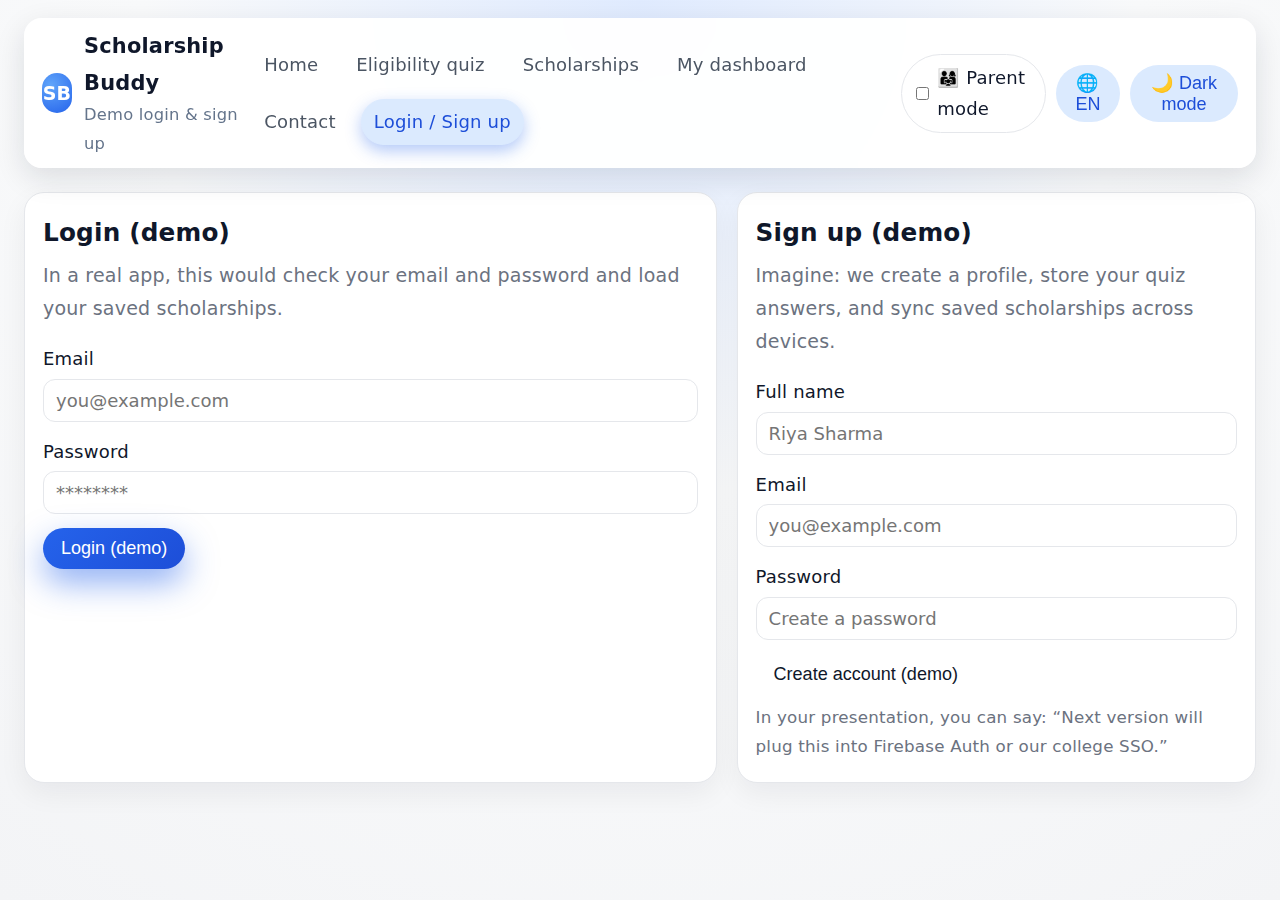
<file: auth.html>
<!DOCTYPE html>
<html lang="en">
<head>
  <meta charset="UTF-8">
  <title>Scholarship Buddy – Login / Sign up (demo)</title>
  <link rel="stylesheet" href="css/styles.css">
  <meta name="viewport" content="width=device-width, initial-scale=1">
</head>
<body class="page-auth">
  <div class="page-shell">
    <header class="navbar">
      <div class="nav-left">
        <div class="logo-pill">SB</div>
        <div class="brand-text">
          <strong>Scholarship Buddy</strong>
          <span>Demo login & sign up</span>
        </div>
      </div>
      <nav class="nav-links">
        <a href="index.html" class="nav-link">Home</a>
        <a href="quiz.html" class="nav-link">Eligibility quiz</a>
        <a href="scholarships.html" class="nav-link">Scholarships</a>
        <a href="dashboard.html" class="nav-link">My dashboard</a>
        <a href="contact.html" class="nav-link">Contact</a>
        <a href="auth.html" class="nav-link active">Login / Sign up</a>
      </nav>
      <div class="nav-right">
        <label class="pill">
          <input type="checkbox" id="parentModeToggle">
          👨‍👩‍👧 Parent mode
        </label>
        <button class="btn-pill" id="langToggleBtn">🌐 EN</button>
        <button class="btn-pill" id="themeToggleBtn">🌙 Dark mode</button>
      </div>
    </header>

    <div class="parent-info-bar">
      <strong>Note:</strong>
      This is a demo-only screen to show how login / signup might look. It doesn’t create real accounts.
    </div>

    <main class="form-grid">
      <section class="card">
        <div class="card-header">
          <div>
            <div class="card-title">Login (demo)</div>
            <div class="card-subtitle">
              In a real app, this would check your email and password and load your saved scholarships.
            </div>
          </div>
        </div>

        <form id="loginForm">
          <div class="form-field">
            <label for="loginEmail">Email</label>
            <input id="loginEmail" name="email" type="email" required placeholder="you@example.com">
          </div>
          <div class="form-field">
            <label for="loginPassword">Password</label>
            <input id="loginPassword" name="password" type="password" required placeholder="********">
          </div>
          <button class="btn btn-primary" type="submit">Login (demo)</button>
        </form>
      </section>

      <section class="card">
        <div class="card-header">
          <div>
            <div class="card-title">Sign up (demo)</div>
            <div class="card-subtitle">
              Imagine: we create a profile, store your quiz answers, and sync saved scholarships across devices.
            </div>
          </div>
        </div>

        <form id="signupForm">
          <div class="form-field">
            <label for="signupName">Full name</label>
            <input id="signupName" name="name" type="text" required placeholder="Riya Sharma">
          </div>
          <div class="form-field">
            <label for="signupEmail">Email</label>
            <input id="signupEmail" name="email" type="email" required placeholder="you@example.com">
          </div>
          <div class="form-field">
            <label for="signupPassword">Password</label>
            <input id="signupPassword" name="password" type="password" required placeholder="Create a password">
          </div>
          <button class="btn btn-outline" type="submit">Create account (demo)</button>
        </form>

        <p class="text-muted mt-8">
          In your presentation, you can say: “Next version will plug this into Firebase Auth or our college SSO.”
        </p>
      </section>
    </main>
  </div>

  <!-- Shared modal -->
  <div class="modal-backdrop" id="modalBackdrop" aria-hidden="true">
    <div class="modal">
      <div class="modal-header">
        <div>
          <h2 id="modalTitle">Scholarship details</h2>
          <div class="card-subtitle" id="modalSubtitle"></div>
        </div>
        <button class="btn btn-ghost btn-sm" id="modalCloseBtn">✕</button>
      </div>
      <div class="badge" id="modalFitTag"></div>
      <div class="modal-section" id="modalEligibility"></div>
      <div class="modal-section" id="modalDocs"></div>
      <div class="modal-section" id="modalRedFlags"></div>
      <div class="modal-section" id="modalTrust"></div>
    </div>
  </div>

  <script src="js/app.js"></script>
</body>
</html>
</file>
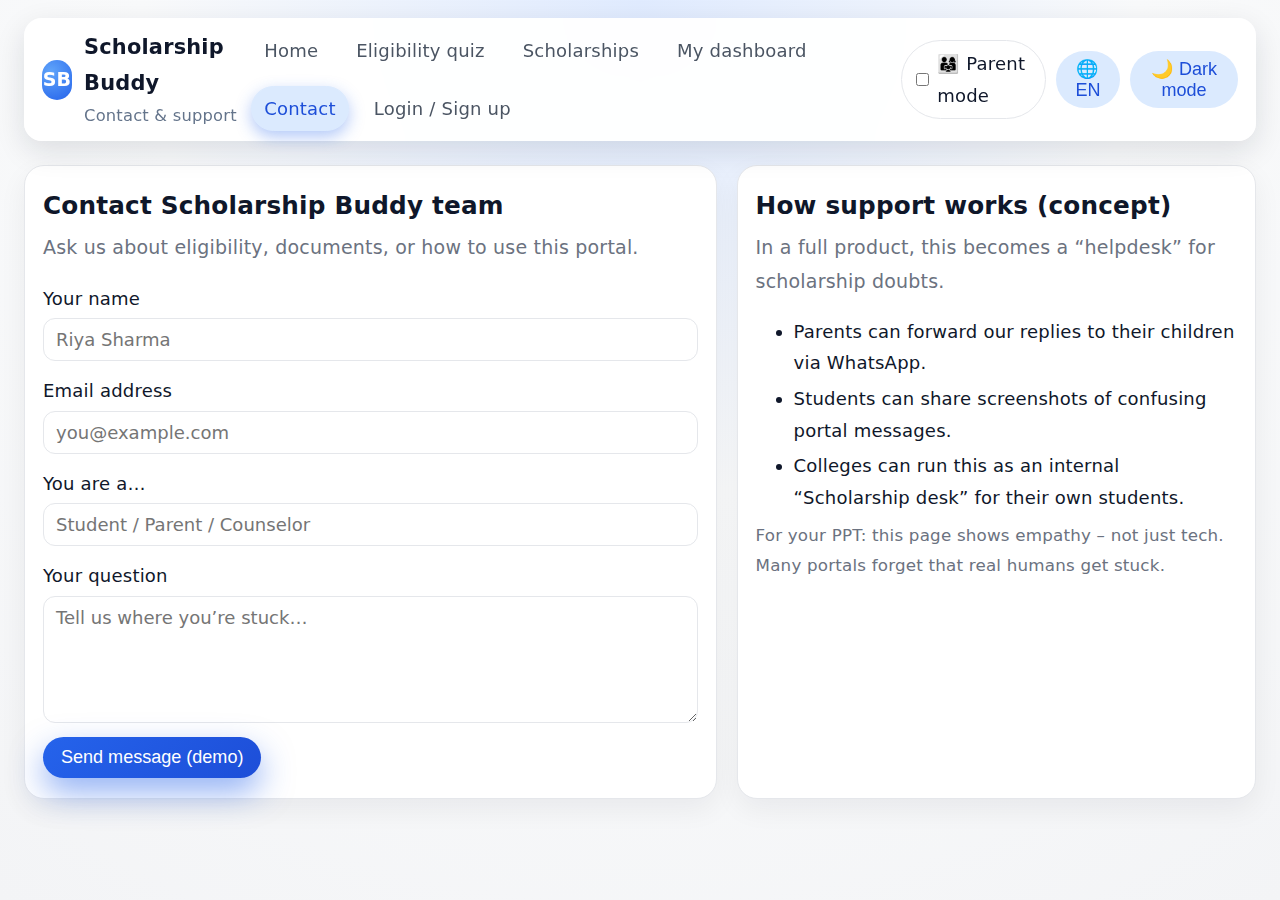
<file: contact.html>
<!DOCTYPE html>
<html lang="en">
<head>
  <meta charset="UTF-8">
  <title>Scholarship Buddy – Contact us</title>
  <link rel="stylesheet" href="css/styles.css">
  <meta name="viewport" content="width=device-width, initial-scale=1">
</head>
<body class="page-contact">
  <div class="page-shell">
    <header class="navbar">
      <div class="nav-left">
        <div class="logo-pill">SB</div>
        <div class="brand-text">
          <strong>Scholarship Buddy</strong>
          <span>Contact & support</span>
        </div>
      </div>
      <nav class="nav-links">
        <a href="index.html" class="nav-link">Home</a>
        <a href="quiz.html" class="nav-link">Eligibility quiz</a>
        <a href="scholarships.html" class="nav-link">Scholarships</a>
        <a href="dashboard.html" class="nav-link">My dashboard</a>
        <a href="contact.html" class="nav-link active">Contact</a>
        <a href="auth.html" class="nav-link">Login / Sign up</a>
      </nav>
      <div class="nav-right">
        <label class="pill">
          <input type="checkbox" id="parentModeToggle">
          👨‍👩‍👧 Parent mode
        </label>
        <button class="btn-pill" id="langToggleBtn">🌐 EN</button>
        <button class="btn-pill" id="themeToggleBtn">🌙 Dark mode</button>
      </div>
    </header>

    <div class="parent-info-bar">
      <strong>Parents:</strong>
      If you’re unsure about documents or bank details, send us a message here – we’ll answer in simple language.
    </div>

    <main class="form-grid">
      <section class="card">
        <div class="card-header">
          <div>
            <div class="card-title">Contact Scholarship Buddy team</div>
            <div class="card-subtitle">
              Ask us about eligibility, documents, or how to use this portal.
            </div>
          </div>
        </div>

        <form id="contactForm">
          <div class="form-field">
            <label for="name">Your name</label>
            <input id="name" name="name" type="text" required placeholder="Riya Sharma">
          </div>
          <div class="form-field">
            <label for="email">Email address</label>
            <input id="email" name="email" type="email" required placeholder="you@example.com">
          </div>
          <div class="form-field">
            <label for="role">You are a…</label>
            <input id="role" name="role" type="text" placeholder="Student / Parent / Counselor">
          </div>
          <div class="form-field">
            <label for="message">Your question</label>
            <textarea id="message" name="message" rows="5" required placeholder="Tell us where you’re stuck…"></textarea>
          </div>
          <button class="btn btn-primary" type="submit">Send message (demo)</button>
        </form>
      </section>

      <section class="card">
        <div class="card-header">
          <div>
            <div class="card-title">How support works (concept)</div>
            <div class="card-subtitle">
              In a full product, this becomes a “helpdesk” for scholarship doubts.
            </div>
          </div>
        </div>
        <ul style="list-style: disc; margin-left: 18px; font-size: 0.95rem;">
          <li>Parents can forward our replies to their children via WhatsApp.</li>
          <li>Students can share screenshots of confusing portal messages.</li>
          <li>Colleges can run this as an internal “Scholarship desk” for their own students.</li>
        </ul>
        <p class="text-muted mt-8">
          For your PPT: this page shows empathy – not just tech. Many portals forget that real humans get stuck.
        </p>
      </section>
    </main>
  </div>

  <!-- Shared modal (not really used here, but kept consistent) -->
  <div class="modal-backdrop" id="modalBackdrop" aria-hidden="true">
    <div class="modal">
      <div class="modal-header">
        <div>
          <h2 id="modalTitle">Scholarship details</h2>
          <div class="card-subtitle" id="modalSubtitle"></div>
        </div>
        <button class="btn btn-ghost btn-sm" id="modalCloseBtn">✕</button>
      </div>
      <div class="badge" id="modalFitTag"></div>
      <div class="modal-section" id="modalEligibility"></div>
      <div class="modal-section" id="modalDocs"></div>
      <div class="modal-section" id="modalRedFlags"></div>
      <div class="modal-section" id="modalTrust"></div>
    </div>
  </div>

  <script src="js/app.js"></script>
</body>
</html>
</file>
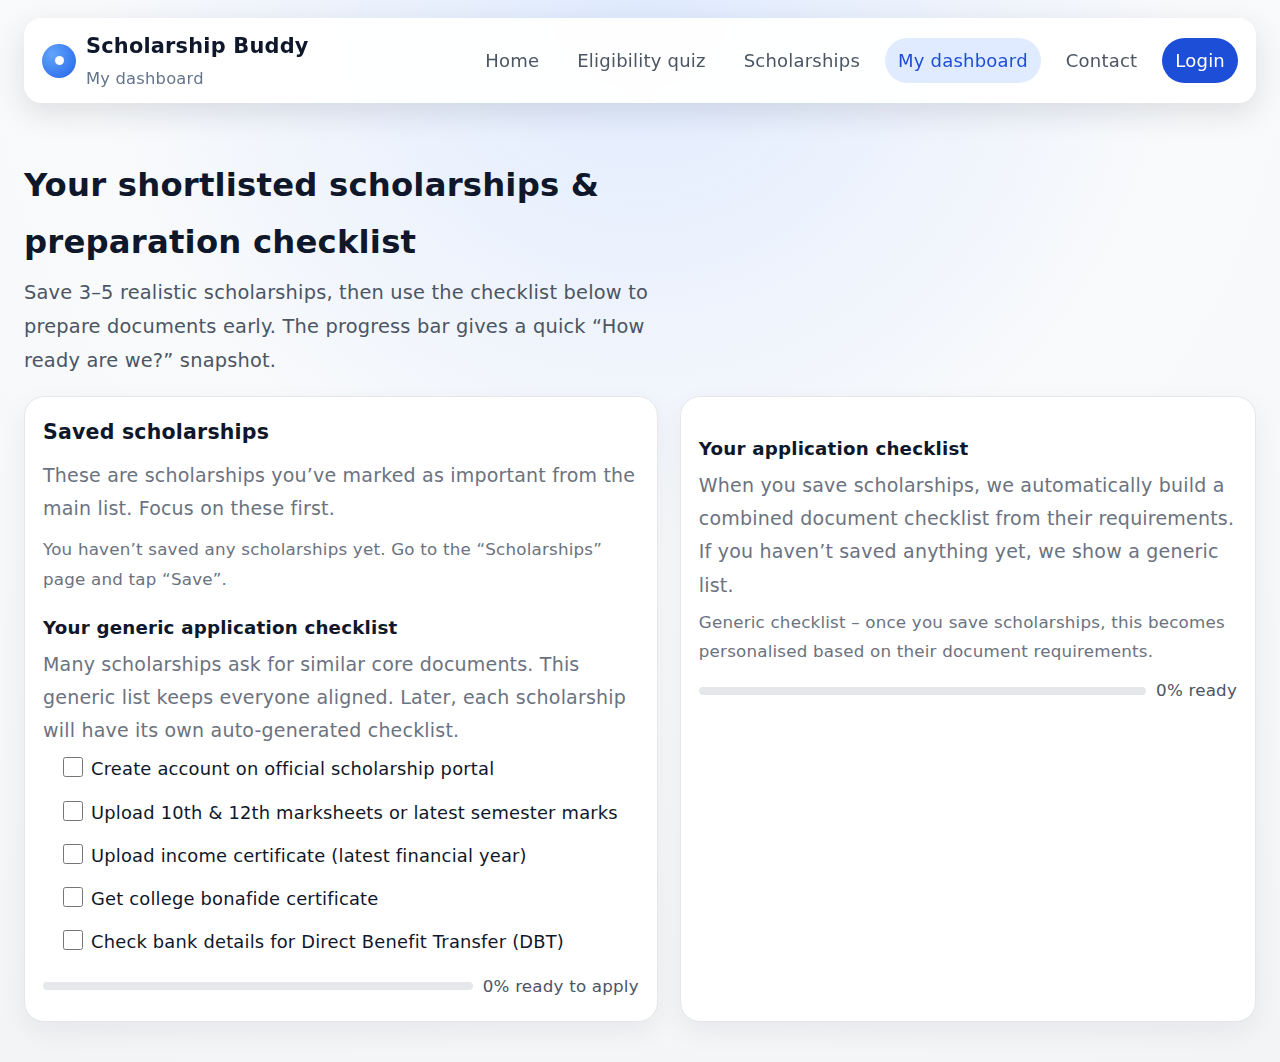
<file: dashboard.html>
<!DOCTYPE html>
<html lang="en">
<head>
  <meta charset="UTF-8">
  <title>Scholarship Buddy – My dashboard</title>
  <link rel="stylesheet" href="css/styles.css">
  <meta name="viewport" content="width=device-width, initial-scale=1">
</head>
<body class="page-dashboard">
  <div class="page-shell">
    <!-- NAVBAR -->
    <header class="navbar">
      <a href="index.html" class="brand">
        <div class="brand-logo">
          <span class="brand-dot"></span>
        </div>
        <div class="brand-text">
          <strong>Scholarship Buddy</strong>
          <span>My dashboard</span>
        </div>
      </a>

      <nav class="nav-links">
        <a href="index.html" class="nav-link">Home</a>
        <a href="quiz.html" class="nav-link">Eligibility quiz</a>
        <a href="scholarships.html" class="nav-link">Scholarships</a>
        <a href="dashboard.html" class="nav-link nav-link--active">My dashboard</a>
        <a href="contact.html" class="nav-link">Contact</a>
        <a href="auth.html" class="nav-link nav-link--primary">Login</a>
      </nav>
    </header>

    <!-- PARENT INFO STRIP -->
    <div class="parent-info-bar">
      <strong>Dashboard for families:</strong>
      This view is meant to be used together – student + parent – so everyone knows which scholarships
      you’re targeting and what’s pending this week.
    </div>

    <!-- MAIN -->
    <main class="section">
      <header class="section-header">
        <h2>Your shortlisted scholarships & preparation checklist</h2>
        <p>
          Save 3–5 realistic scholarships, then use the checklist below to prepare documents early.
          The progress bar gives a quick “How ready are we?” snapshot.
        </p>
      </header>

      <div class="section-grid">
        <!-- LEFT: SAVED LIST + CHECKLIST -->
        <section class="card">
          <h3>Saved scholarships</h3>
          <p class="card-subtitle">
            These are scholarships you’ve marked as important from the main list. Focus on these first.
          </p>

          <div id="savedList" class="scholarship-list">
            <!-- JS will inject saved scholarship cards here -->
          </div>

          <div class="dashboard-checklist">
            <div class="card-title-small">Your generic application checklist</div>
            <p class="card-subtitle">
              Many scholarships ask for similar core documents. This generic list keeps everyone aligned.
              Later, each scholarship will have its own auto-generated checklist.
            </p>

            <ul class="checklist" id="checklist">
              <li class="checklist-item">
                <input type="checkbox">
                <span>Create account on the relevant government / private portal.</span>
              </li>
              <li class="checklist-item">
                <input type="checkbox">
                <span>Upload 10th &amp; 12th marksheets or latest semester marks.</span>
              </li>
              <li class="checklist-item">
                <input type="checkbox">
                <span>Upload income certificate (latest financial year).</span>
              </li>
              <li class="checklist-item">
                <input type="checkbox">
                <span>Get college bonafide certificate stamped & signed.</span>
              </li>
              <li class="checklist-item">
                <input type="checkbox">
                <span>Check bank details for Direct Benefit Transfer (DBT).</span>
              </li>
            </ul>

            <div class="progress-row">
              <div class="progress-bar">
                <div class="progress-fill" id="checklistProgressFill"></div>
              </div>
              <span class="progress-label" id="checklistProgressLabel">0% ready</span>
            </div>
          </div>
        </section>

        <!-- RIGHT: DEADLINES + STORY -->
        <section class="card">
          <div class="dashboard-checklist">
                <div class="card-title-small">Your application checklist</div>
                <p class="card-subtitle">
                    When you save scholarships, we automatically build a combined document checklist
                    from their requirements. If you haven’t saved anything yet, we show a generic list.
                </p>

                <ul class="checklist" id="checklist"></ul>
                <p class="muted-text" id="checklistHint"></p>

                <div class="progress-row">
                    <div class="progress-bar">
                    <div class="progress-fill" id="checklistProgressFill"></div>
                    </div>
                    <span class="progress-label" id="checklistProgressLabel">0% ready</span>
                </div>
                </div>

        </section>
      </div>
    </main>
  </div>

  <!-- Shared modal -->
  <div class="modal-backdrop" id="modalBackdrop" aria-hidden="true">
    <div class="modal">
      <div class="modal-header">
        <div>
          <h2 id="modalTitle">Scholarship details</h2>
          <div class="card-subtitle" id="modalSubtitle"></div>
        </div>
        <button class="btn btn-secondary btn-xs" id="modalCloseBtn">✕</button>
      </div>
      <div class="badge" id="modalFitTag"></div>
      <div class="modal-section" id="modalEligibility"></div>
      <div class="modal-section" id="modalDocs"></div>
      <div class="modal-section" id="modalRedFlags"></div>
      <div class="modal-section" id="modalTrust"></div>
    </div>
  </div>

  <script src="js/app.js"></script>
</body>
</html>
</file>
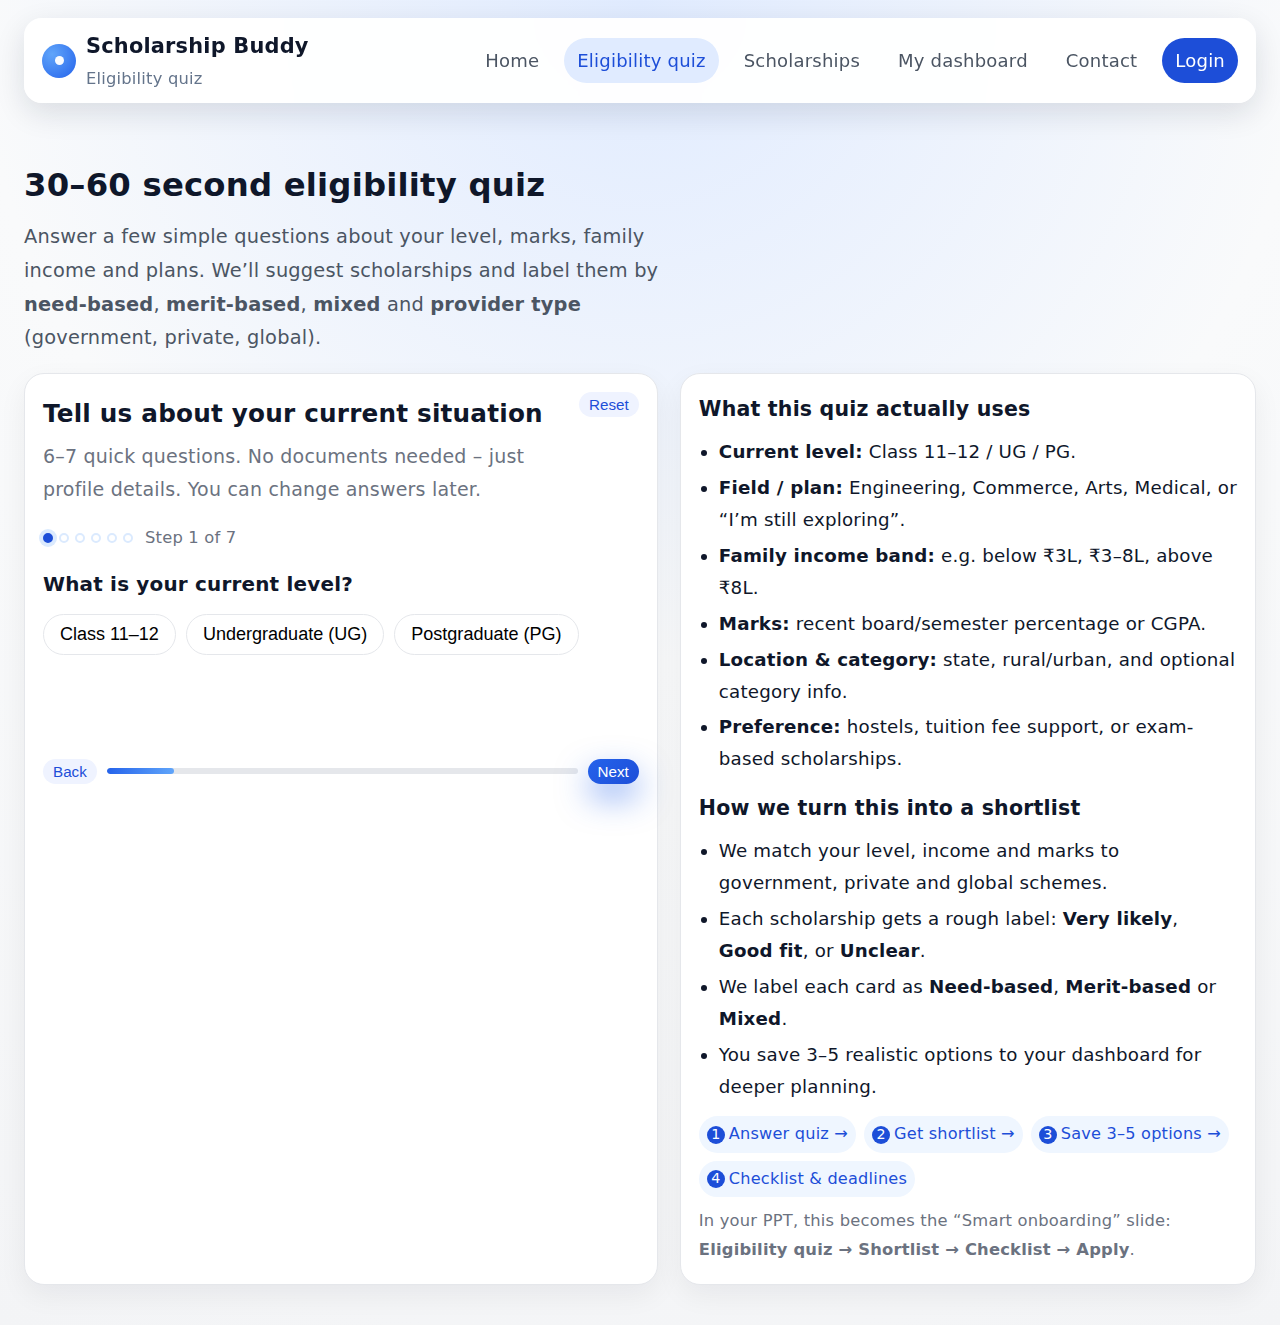
<file: quiz.html>
<!DOCTYPE html>
<html lang="en">
<head>
  <meta charset="UTF-8">
  <title>Scholarship Buddy – Eligibility quiz</title>
  <link rel="stylesheet" href="css/styles.css">
  <meta name="viewport" content="width=device-width, initial-scale=1">
</head>
<body class="page-quiz">
  <div class="page-shell">
    <!-- NAVBAR -->
    <header class="navbar">
      <a href="index.html" class="brand">
        <div class="brand-logo">
          <span class="brand-dot"></span>
        </div>
        <div class="brand-text">
          <strong>Scholarship Buddy</strong>
          <span>Eligibility quiz</span>
        </div>
      </a>

      <nav class="nav-links">
        <a href="index.html" class="nav-link">Home</a>
        <a href="quiz.html" class="nav-link nav-link--active">Eligibility quiz</a>
        <a href="scholarships.html" class="nav-link">Scholarships</a>
        <a href="dashboard.html" class="nav-link">My dashboard</a>
        <a href="contact.html" class="nav-link">Contact</a>
        <a href="auth.html" class="nav-link nav-link--primary">Login</a>
      </nav>
    </header>

    <!-- PARENT INFO STRIP -->
    <div class="parent-info-bar">
      <strong>Parent mode idea:</strong>
      This quiz is written so students and parents can fill it together. The goal is to show
      a realistic shortlist for your exact situation, not a random list of schemes.
    </div>

    <!-- MAIN -->
    <main class="section">
      <header class="section-header">
        <h2>30–60 second eligibility quiz</h2>
        <p>
          Answer a few simple questions about your level, marks, family income and plans.
          We’ll suggest scholarships and label them by <strong>need-based</strong>,
          <strong>merit-based</strong>, <strong>mixed</strong> and <strong>provider type</strong>
          (government, private, global).
        </p>
      </header>

      <div class="section-grid">
        <!-- LEFT: WIZARD -->
        <section class="card">
          <div class="card-header-row">
            <div>
              <div class="card-title" id="quizTitle">Tell us about your current situation</div>
              <div class="card-subtitle" id="quizSubtitle">
                6 quick steps – no documents, just basic info. You can always edit answers later.
              </div>
            </div>
            <button class="btn btn-secondary btn-xs" id="resetQuizBtn">Reset</button>
          </div>

          <!-- PROGRESS DOTS -->
          <div class="wizard-steps">
            <div class="step-dot active" data-step-dot="0"></div>
            <div class="step-dot" data-step-dot="1"></div>
            <div class="step-dot" data-step-dot="2"></div>
            <div class="step-dot" data-step-dot="3"></div>
            <div class="step-dot" data-step-dot="4"></div>
            <div class="step-dot" data-step-dot="5"></div>
            <span id="stepLabel" class="wizard-step-label">Step 1 of 6</span>
          </div>

          <!-- DYNAMIC QUESTION BODY FILLED BY JS -->
          <div class="wizard-body" id="wizardBody">
            <!-- JS will inject question cards here -->
          </div>

          <!-- FOOTER CONTROLS -->
          <div class="wizard-footer">
            <button class="btn btn-secondary btn-xs" id="prevBtn">Back</button>
            <div class="wizard-progress">
              <div class="wizard-progress-fill" id="wizardProgressFill"></div>
            </div>
            <button class="btn btn-primary btn-xs" id="nextBtn">Next</button>
          </div>
        </section>

        <!-- RIGHT: EXPLANATION / FLOW -->
        <section class="card">
          <h3>What this quiz actually uses</h3>
          <ul class="quiz-info-list">
            <li><strong>Current level:</strong> Class 11–12 / UG / PG.</li>
            <li><strong>Field / plan:</strong> Engineering, Commerce, Arts, Medical, or “I’m still exploring”.</li>
            <li><strong>Family income band:</strong> e.g. below ₹3L, ₹3–8L, above ₹8L.</li>
            <li><strong>Marks:</strong> recent board/semester percentage or CGPA.</li>
            <li><strong>Location & category:</strong> state, rural/urban, and optional category info.</li>
            <li><strong>Preference:</strong> hostels, tuition fee support, or exam-based scholarships.</li>
          </ul>

          <h3 style="margin-top: 16px;">How we turn this into a shortlist</h3>
          <ul class="quiz-info-list">
            <li>We match your level, income and marks to government, private and global schemes.</li>
            <li>Each scholarship gets a rough label: <strong>Very likely</strong>, <strong>Good fit</strong>, or <strong>Unclear</strong>.</li>
            <li>We label each card as <strong>Need-based</strong>, <strong>Merit-based</strong> or <strong>Mixed</strong>.</li>
            <li>You save 3–5 realistic options to your dashboard for deeper planning.</li>
          </ul>

          <div class="quiz-flow-mini">
            <div class="quiz-flow-step">
              <span class="quiz-flow-icon">1</span>
              <span>Answer quiz →</span>
            </div>
            <div class="quiz-flow-step">
              <span class="quiz-flow-icon">2</span>
              <span>Get shortlist →</span>
            </div>
            <div class="quiz-flow-step">
              <span class="quiz-flow-icon">3</span>
              <span>Save 3–5 options →</span>
            </div>
            <div class="quiz-flow-step">
              <span class="quiz-flow-icon">4</span>
              <span>Checklist & deadlines</span>
            </div>
          </div>

          <p class="quiz-note">
            In your PPT, this becomes the “Smart onboarding” slide: <strong>Eligibility quiz → Shortlist → Checklist → Apply</strong>.
          </p>
        </section>
      </div>
    </main>
  </div>

  <!-- Shared modal (reused across pages) -->
  <div class="modal-backdrop" id="modalBackdrop" aria-hidden="true">
    <div class="modal">
      <div class="modal-header">
        <div>
          <h2 id="modalTitle">Scholarship details</h2>
          <div class="card-subtitle" id="modalSubtitle"></div>
        </div>
        <button class="btn btn-secondary btn-xs" id="modalCloseBtn">✕</button>
      </div>
      <div class="badge" id="modalFitTag"></div>
      <div class="modal-section" id="modalEligibility"></div>
      <div class="modal-section" id="modalDocs"></div>
      <div class="modal-section" id="modalRedFlags"></div>
      <div class="modal-section" id="modalTrust"></div>
    </div>
  </div>

  <script src="js/app.js"></script>
</body>
</html>
</file>
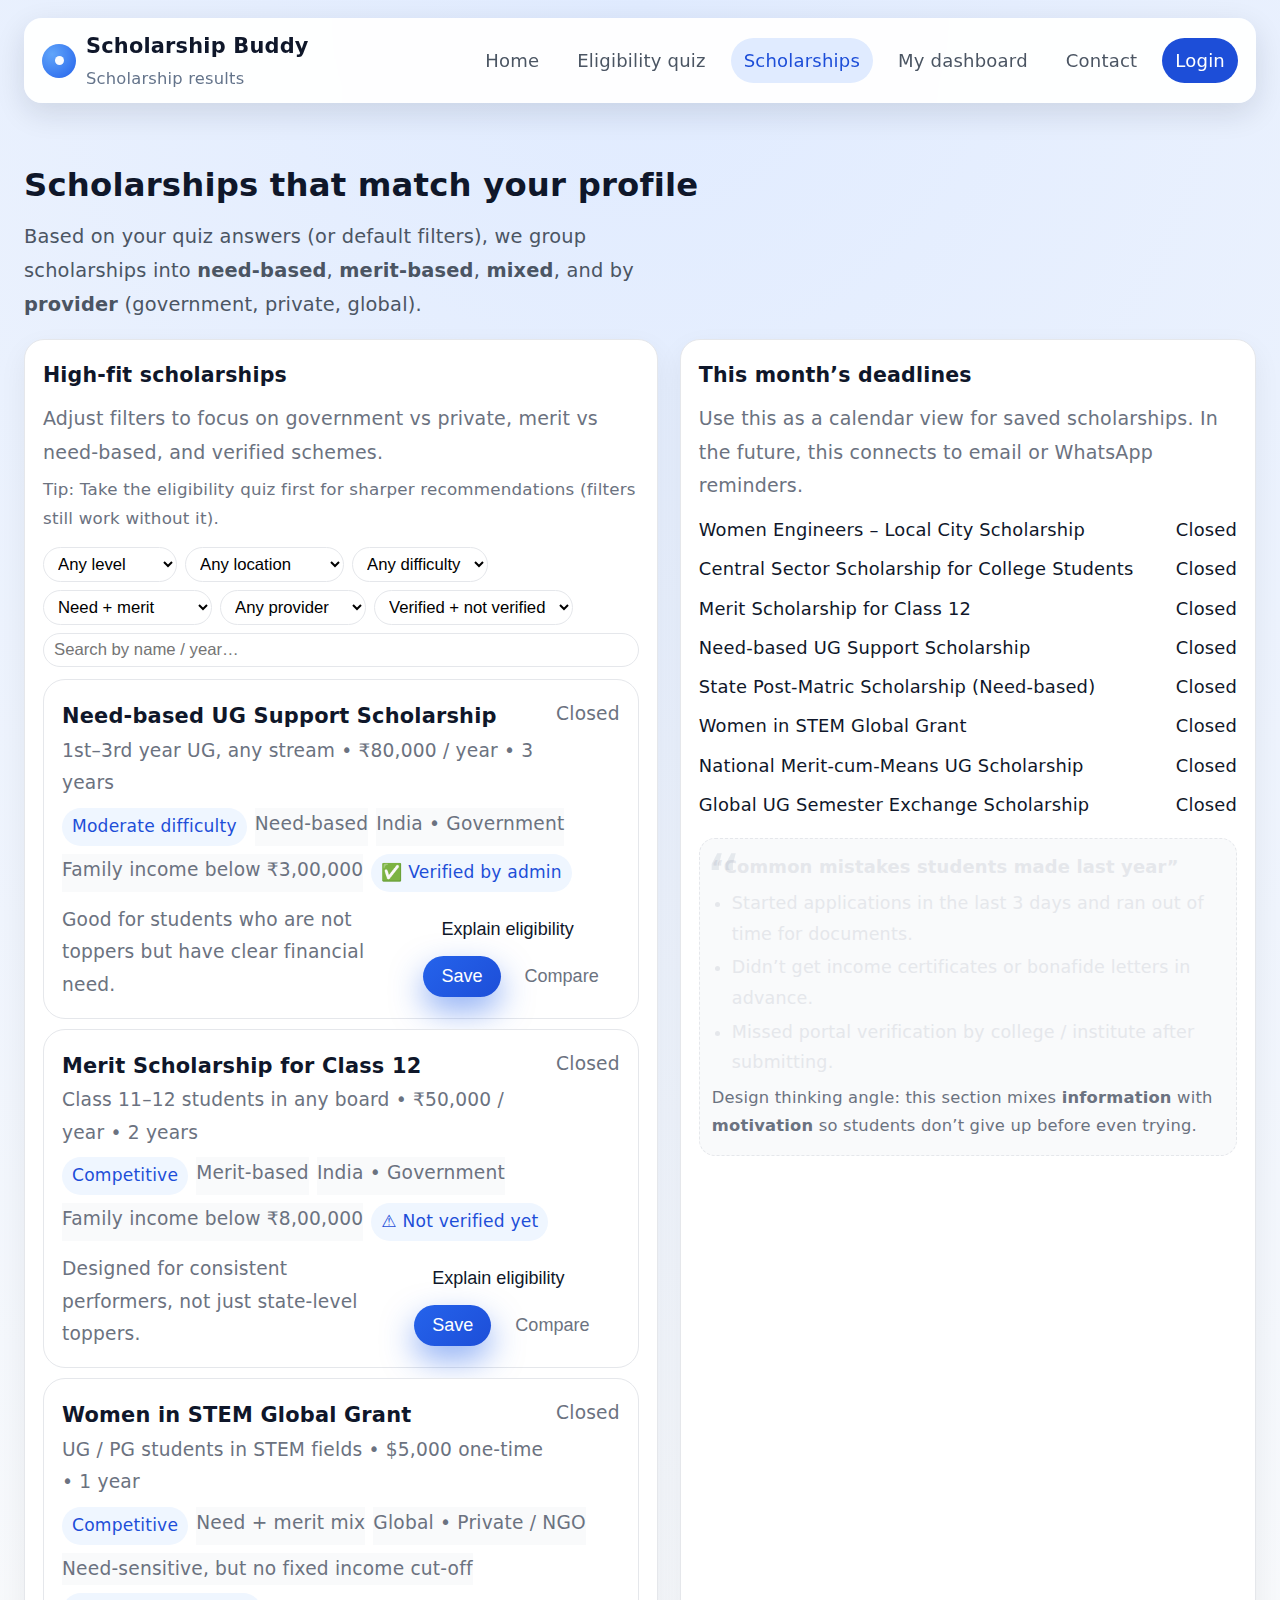
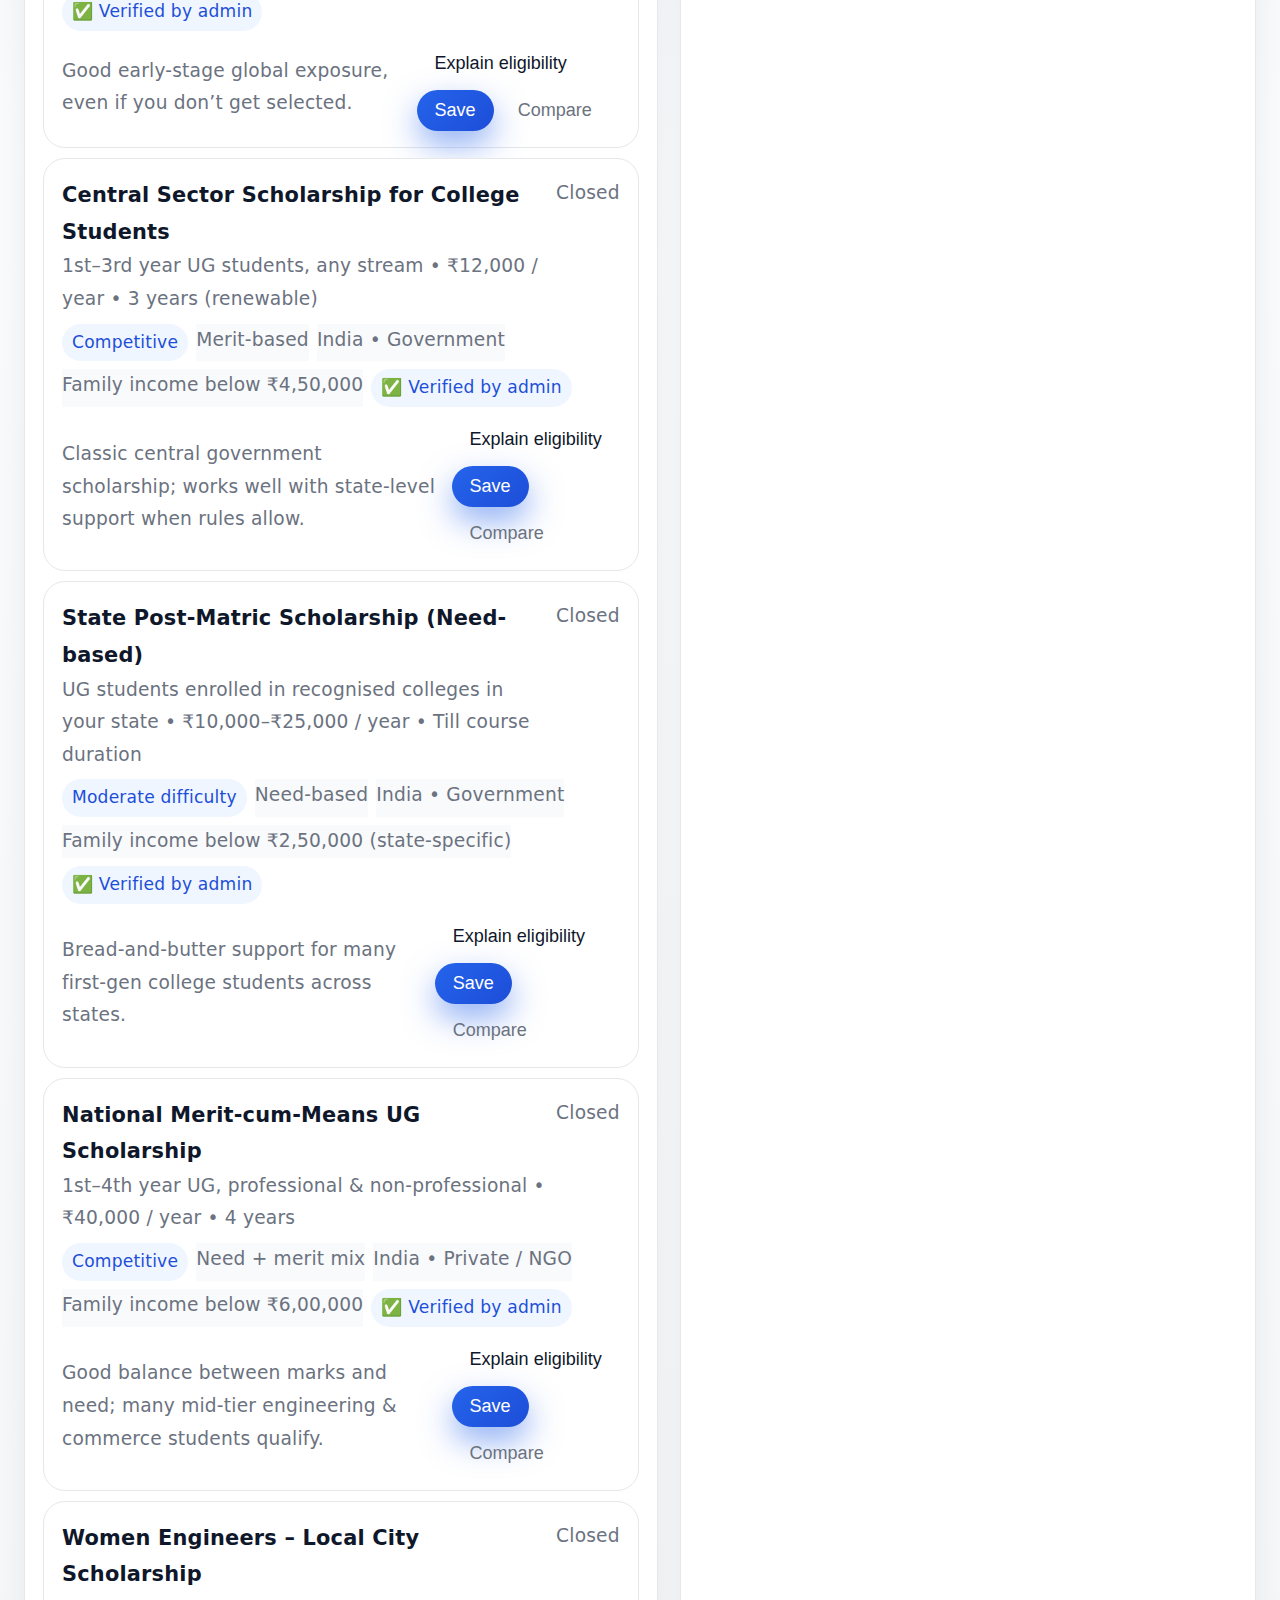
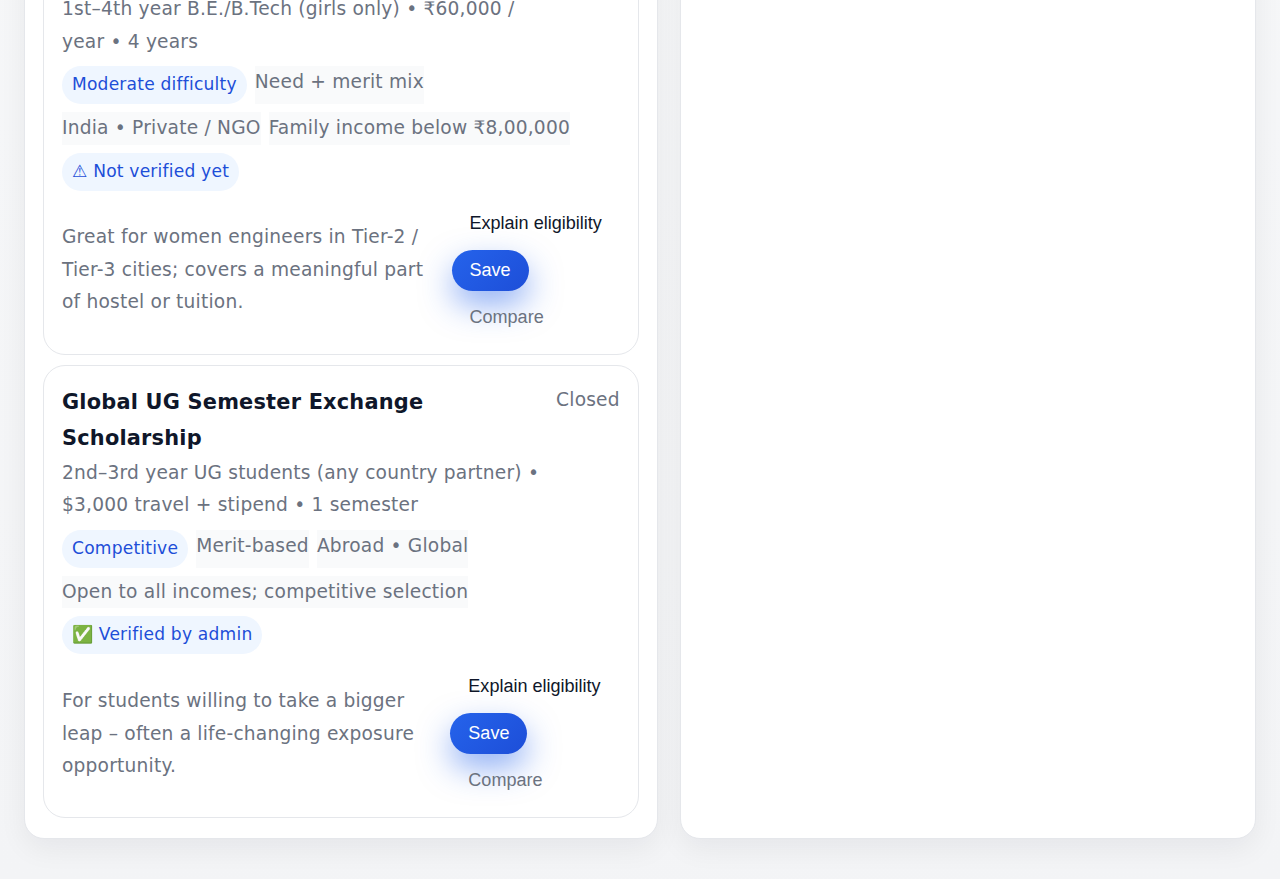
<file: scholarships.html>
<!DOCTYPE html>
<html lang="en">
<head>
  <meta charset="UTF-8">
  <title>Scholarship Buddy – Scholarships</title>
  <link rel="stylesheet" href="css/styles.css">
  <meta name="viewport" content="width=device-width, initial-scale=1">
</head>
<body class="page-scholarships">
  <div class="page-shell">
    <!-- NAVBAR -->
    <header class="navbar">
      <a href="index.html" class="brand">
        <div class="brand-logo">
          <span class="brand-dot"></span>
        </div>
        <div class="brand-text">
          <strong>Scholarship Buddy</strong>
          <span>Scholarship results</span>
        </div>
      </a>

      <nav class="nav-links">
        <a href="index.html" class="nav-link">Home</a>
        <a href="quiz.html" class="nav-link">Eligibility quiz</a>
        <a href="scholarships.html" class="nav-link nav-link--active">Scholarships</a>
        <a href="dashboard.html" class="nav-link">My dashboard</a>
        <a href="contact.html" class="nav-link">Contact</a>
        <a href="auth.html" class="nav-link nav-link--primary">Login</a>
      </nav>
    </header>

    <!-- PARENT INFO STRIP -->
    <div class="parent-info-bar">
      <strong>For parents:</strong>
      Use the filters below to see <em>government vs private</em> options and check which
      scholarships are <strong>Verified</strong> by the admin team.
    </div>

    <!-- MAIN -->
    <main class="section">
      <header class="section-header">
        <h2>Scholarships that match your profile</h2>
        <p>
          Based on your quiz answers (or default filters), we group scholarships into
          <strong>need-based</strong>, <strong>merit-based</strong>, <strong>mixed</strong>,
          and by <strong>provider</strong> (government, private, global).
        </p>
      </header>

      <div class="section-grid">
        <!-- LEFT: LIST + FILTERS -->
        <section class="card">
          <h3>High-fit scholarships</h3>
          <p class="card-subtitle">
            Adjust filters to focus on government vs private, merit vs need-based, and verified schemes.
          </p>

          <p id="noQuizMsg" class="muted-text" style="display:none;">
            Tip: Take the eligibility quiz first for sharper recommendations (filters still work without it).
          </p>

          <!-- FILTER BAR -->
          <div class="filter-bar">
            <select id="filterLevel">
              <option value="any">Any level</option>
              <option value="School">Class 11–12</option>
              <option value="UG">UG</option>
              <option value="PG">PG</option>
            </select>
            <select id="filterLocation">
              <option value="any">Any location</option>
              <option value="India">India</option>
              <option value="Abroad">Abroad / Global</option>
            </select>
            <select id="filterDifficulty">
              <option value="any">Any difficulty</option>
              <option value="moderate">Moderate</option>
              <option value="competitive">Competitive</option>
            </select>
            <select id="filterType">
              <option value="any">Need + merit</option>
              <option value="need">Need-based only</option>
              <option value="merit">Merit-based only</option>
              <option value="mixed">Mixed</option>
            </select>
            <select id="filterProvider">
              <option value="any">Any provider</option>
              <option value="government">Government</option>
              <option value="private">Private / NGO</option>
              <option value="global">Global</option>
            </select>
            <select id="filterVerified">
              <option value="any">Verified + not verified</option>
              <option value="verified">Verified only</option>
              <option value="unverified">Not verified only</option>
            </select>
            <input type="search" id="filterSearch" placeholder="Search by name / year…">
          </div>

          <!-- LIST (JS POPULATES ITEMS HERE) -->
          <div id="scholarshipList" class="scholarship-list">
            <!-- Each card will be inserted by JS using your existing logic -->
          </div>

          <!-- COMPARE DRAWER -->
          <div class="compare-drawer" id="compareDrawer" style="display:none;">
            <div class="compare-header">
              <span><strong>Compare scholarships</strong> – side-by-side</span>
              <button class="btn btn-secondary btn-xs" id="clearCompareBtn">Clear</button>
            </div>
            <p class="muted-text">
              Helpful for choices like “government need-based vs private merit scholarship – which one fits us better?”.
            </p>
            <table class="compare-table" id="compareTable"></table>
          </div>
        </section>

        <!-- RIGHT: DEADLINES / STORIES -->
        <section class="card">
          <h3>This month’s deadlines</h3>
          <p class="card-subtitle">
            Use this as a calendar view for saved scholarships. In the future, this connects to email or WhatsApp reminders.
          </p>

          <div class="deadline-list" id="deadlineList">
            <!-- JS will populate from the same scholarship data -->
          </div>

          <div class="story-card">
            <div class="story-title">“Common mistakes students made last year”</div>
            <ul class="story-list">
              <li>Started applications in the last 3 days and ran out of time for documents.</li>
              <li>Didn’t get income certificates or bonafide letters in advance.</li>
              <li>Missed portal verification by college / institute after submitting.</li>
            </ul>
            <div class="story-meta">
              Design thinking angle: this section mixes <strong>information</strong> with
              <strong>motivation</strong> so students don’t give up before even trying.
            </div>
          </div>
        </section>
      </div>
    </main>
  </div>

  <!-- Shared modal -->
  <div class="modal-backdrop" id="modalBackdrop" aria-hidden="true">
    <div class="modal">
      <div class="modal-header">
        <div>
          <h2 id="modalTitle">Scholarship details</h2>
          <div class="card-subtitle" id="modalSubtitle"></div>
        </div>
        <button class="btn btn-secondary btn-xs" id="modalCloseBtn">✕</button>
      </div>
      <div class="badge" id="modalFitTag"></div>
      <div class="modal-section" id="modalEligibility"></div>
      <div class="modal-section" id="modalDocs"></div>
      <div class="modal-section" id="modalRedFlags"></div>
      <div class="modal-section" id="modalTrust"></div>
    </div>
  </div>

  <script src="js/app.js"></script>
</body>
</html>
</file>
<file: css/styles.css>
/* ========== RESET & BASE ========== */
* {
  box-sizing: border-box;
  margin: 0;
  padding: 0;
}

:root {
  --bg: #eef2ff;
  --bg-soft: #e0ecff;
  --card-bg: #ffffff;
  --accent: #2563eb;
  --accent-soft: #dbeafe;
  --accent-dark: #1d4ed8;
  --danger: #dc2626;
  --success: #16a34a;
  --warning: #f97316;
  --text: #0f172a;
  --muted: #6b7280;
  --border: #e5e7eb;
  --radius-lg: 18px;
  --radius-xl: 26px;
  --shadow-soft: 0 20px 40px rgba(15, 23, 42, 0.12);
}

/* Bigger, cleaner base typography */
html {
  font-size: 18px;
  font-family: "Inter", system-ui, -apple-system, BlinkMacSystemFont, "Segoe UI",
    sans-serif;
  background: linear-gradient(180deg, #eef2ff 0%, #f9fafb 40%, #f3f4f6 100%);
  color: var(--text);
}

body {
  min-height: 100vh;
  font-weight: 400;
  line-height: 1.65;
  letter-spacing: 0.2px;
}

/* Parent mode: slightly larger text */
body.parent-mode {
  font-size: 1.08em;
}

/* Dark mode base */
body.dark-mode {
  background: radial-gradient(circle at top, #020617, #020617 40%, #020617 100%);
  color: #e5e7eb;
}

/* ========== LAYOUT ========== */
.page-shell {
  max-width: 1280px;
  margin: 0 auto;
  padding: 32px 32px 48px;
}

main {
  margin-top: 24px;
}

/* Parent info bar */
.parent-info-bar {
  display: none;
  margin-top: 12px;
  padding: 10px 14px;
  border-radius: 16px;
  background: #fefce8;
  border: 1px solid #facc15;
  font-size: 0.95rem;
  color: #713f12;
  align-items: center;
  gap: 8px;
}
.parent-info-bar strong {
  margin-right: 4px;
}

body.parent-mode .parent-info-bar {
  display: flex;
}

/* Dark mode overrides for parent info bar */
body.dark-mode .parent-info-bar {
  background: #1f2937;
  border-color: #facc15;
  color: #fef9c3;
}

/* ========== NAVBAR ========== */
.navbar {
  display: flex;
  align-items: center;
  justify-content: space-between;
  padding: 18px 26px;
  border-radius: 999px;
  background: rgba(255, 255, 255, 0.92);
  box-shadow: 0 14px 40px rgba(15, 23, 42, 0.16);
  backdrop-filter: blur(18px);
  position: sticky;
  top: 16px;
  z-index: 20;
}

/* Dark mode navbar */
body.dark-mode .navbar {
  background: rgba(15, 23, 42, 0.95);
  box-shadow: 0 16px 40px rgba(0, 0, 0, 0.6);
}

.nav-left {
  display: flex;
  align-items: center;
  gap: 12px;
}

.logo-pill {
  width: 40px;
  height: 40px;
  border-radius: 999px;
  background: radial-gradient(circle at 30% 30%, #60a5fa, #2563eb);
  color: #fff;
  display: inline-flex;
  align-items: center;
  justify-content: center;
  font-weight: 700;
  font-size: 1rem;
}

.brand-text {
  display: flex;
  flex-direction: column;
}

.brand-text strong {
  font-size: 1.15rem;
}

.brand-text span {
  font-size: 0.85rem;
  color: var(--muted);
}

body.dark-mode .brand-text span {
  color: #9ca3af;
}

.nav-links {
  display: flex;
  gap: 10px;
}

.nav-link {
  padding: 8px 14px;
  border-radius: 999px;
  font-size: 0.95rem;
  text-decoration: none;
  color: var(--muted);
  border: 1px solid transparent;
  transition: background 0.15s ease, color 0.15s ease, box-shadow 0.15s ease,
    border-color 0.15s ease;
}

.nav-link:hover {
  background: var(--accent-soft);
  color: var(--accent-dark);
}

.nav-link.active {
  border-color: var(--accent-soft);
  background: var(--accent-soft);
  color: var(--accent-dark);
  box-shadow: 0 6px 16px rgba(37, 99, 235, 0.35);
}

/* Dark mode nav links */
body.dark-mode .nav-link {
  color: #9ca3af;
}
body.dark-mode .nav-link:hover {
  background: rgba(55, 65, 81, 0.8);
  color: #e5e7eb;
}
body.dark-mode .nav-link.active {
  background: #1f2937;
  border-color: #374151;
  color: #e5e7eb;
  box-shadow: 0 8px 20px rgba(0, 0, 0, 0.7);
}

.nav-right {
  display: flex;
  align-items: center;
  gap: 10px;
}

.pill {
  padding: 7px 14px;
  border-radius: 999px;
  font-size: 0.95rem;
  border: 1px solid var(--border);
  background: #ffffff;
  display: inline-flex;
  align-items: center;
  gap: 8px;
  cursor: pointer;
}

.pill input {
  margin: 0;
}

body.dark-mode .pill {
  background: #111827;
  border-color: #374151;
  color: #e5e7eb;
}

.btn-pill {
  border-radius: 999px;
  border: none;
  padding: 7px 14px;
  font-size: 0.95rem;
  cursor: pointer;
  background: var(--accent-soft);
  color: var(--accent-dark);
  transition: background 0.15s ease, transform 0.05s ease,
    box-shadow 0.1s ease;
}

.btn-pill:active {
  transform: translateY(1px);
  box-shadow: none;
}

body.dark-mode .btn-pill {
  background: #1f2937;
  color: #e5e7eb;
}

/* ========== HERO / HEADER ========== */
.hero {
  display: grid;
  grid-template-columns: minmax(0, 2.1fr) minmax(0, 1.7fr);
  gap: 24px;
  margin-top: 28px;
}

.hero-left h1 {
  font-size: 2.2rem;
  font-weight: 700;
  margin-bottom: 12px;
}

.hero-left h1 span {
  color: var(--accent-dark);
}

.hero-left p {
  font-size: 1rem;
  color: var(--muted);
  max-width: 520px;
}

body.dark-mode .hero-left p {
  color: #9ca3af;
}

.hero-badges {
  display: flex;
  flex-wrap: wrap;
  gap: 10px;
  margin: 16px 0 20px;
}

.badge {
  display: inline-flex;
  align-items: center;
  gap: 6px;
  font-size: 0.9rem;
  padding: 6px 12px;
  border-radius: 999px;
  background: var(--accent-soft);
  color: var(--accent-dark);
}

.badge-outline {
  background: #f9fafb;
  color: var(--muted);
  border: 1px solid var(--border);
}

body.dark-mode .badge-outline {
  background: #020617;
  border-color: #374151;
  color: #9ca3af;
}

.hero-actions {
  display: flex;
  gap: 12px;
  flex-wrap: wrap;
}

/* Right hero preview */
.hero-preview {
  border-radius: var(--radius-xl);
  background: radial-gradient(circle at top left, #dbeafe 0, #ffffff 45%);
  padding: 18px;
  box-shadow: var(--shadow-soft);
  border: 1px solid rgba(148, 163, 184, 0.18);
}

.hero-preview h2 {
  font-size: 1.05rem;
  margin-bottom: 6px;
}

.hero-preview p {
  font-size: 0.95rem;
  color: var(--muted);
  margin-bottom: 10px;
}

.hero-preview-inner {
  background: rgba(248, 250, 252, 0.96);
  border-radius: var(--radius-lg);
  padding: 14px;
  border: 1px dashed var(--border);
  font-size: 0.95rem;
}

/* Dark mode hero */
body.dark-mode .hero-preview {
  background: radial-gradient(circle at top left, #0f172a 0, #020617 45%);
  border-color: #111827;
}
body.dark-mode .hero-preview-inner {
  background: #020617;
  border-color: #1f2937;
  color: #e5e7eb;
}

/* ========== GRID / CARDS ========== */
.grid-2 {
  display: grid;
  grid-template-columns: minmax(0, 2.1fr) minmax(0, 1.7fr);
  gap: 20px;
  margin-top: 24px;
}

@media (max-width: 900px) {
  .page-shell {
    padding: 16px 16px 32px;
  }

  .hero {
    grid-template-columns: minmax(0, 1fr);
  }

  .grid-2 {
    grid-template-columns: minmax(0, 1fr);
  }

  .navbar {
    border-radius: 20px;
  }
}

/* Cards: softer, more premium */
.card {
  background: #ffffff;
  border-radius: 24px;
  padding: 24px 24px 26px;
  box-shadow: 0 14px 36px rgba(15, 23, 42, 0.12);
  border: 1px solid rgba(148, 163, 184, 0.18);
}

body.dark-mode .card {
  background: #020617;
  border-color: #111827;
  box-shadow: 0 20px 40px rgba(0, 0, 0, 0.9);
}

.card-header {
  display: flex;
  justify-content: space-between;
  gap: 12px;
  margin-bottom: 12px;
}

.card-title {
  font-size: 1.3rem;
  font-weight: 700;
}

.card-subtitle {
  font-size: 1rem;
  color: var(--muted);
  margin-top: 4px;
  margin-bottom: 6px;
}

body.dark-mode .card-subtitle {
  color: #9ca3af;
}

/* ========== BUTTONS ========== */
.btn {
  border-radius: 999px;
  border: none;
  padding: 10px 18px;
  font-size: 0.95rem;
  display: inline-flex;
  align-items: center;
  justify-content: center;
  gap: 6px;
  cursor: pointer;
  white-space: nowrap;
  transition: background 0.15s ease, transform 0.05s ease,
    box-shadow 0.1s ease, border-color 0.15s ease;
}

.btn-primary {
  background: linear-gradient(135deg, #2563eb, #1d4ed8);
  color: #fff;
  box-shadow: 0 12px 26px rgba(37, 99, 235, 0.55);
}

.btn-primary:hover {
  background: linear-gradient(135deg, #1d4ed8, #1d4ed8);
}

.btn-outline {
  background: transparent;
  border: 1px solid var(--border);
  color: var(--text);
}

.btn-outline:hover {
  border-color: var(--accent-soft);
  background: #f9fafb;
}

.btn-ghost {
  background: transparent;
  color: var(--muted);
}

.btn-sm {
  padding: 7px 12px;
  font-size: 0.9rem;
}

.btn:active {
  transform: translateY(1px);
  box-shadow: none;
}

/* Dark mode buttons */
body.dark-mode .btn-outline {
  border-color: #374151;
  color: #e5e7eb;
}
body.dark-mode .btn-outline:hover {
  background: #111827;
}
body.dark-mode .btn-ghost {
  color: #9ca3af;
}

/* ========== QUIZ WIZARD ========== */
.wizard-steps {
  display: flex;
  align-items: center;
  gap: 10px;
  font-size: 0.9rem;
  color: var(--muted);
  margin-bottom: 16px;
}

.step-dot {
  width: 12px;
  height: 12px;
  border-radius: 999px;
  background: #e5e7eb;
}
.step-dot.active {
  background: var(--accent);
  box-shadow: 0 0 0 4px var(--accent-soft);
}

.wizard-body {
  min-height: 150px;
  margin-bottom: 16px;
}

.wizard-question {
  margin-bottom: 12px;
  font-weight: 600;
  font-size: 1.05rem;
}

.options-row {
  display: flex;
  flex-wrap: wrap;
  gap: 10px;
}

.chip {
  padding: 9px 16px;
  border-radius: 999px;
  border: 1px solid var(--border);
  background: #ffffff;
  font-size: 0.95rem;
  cursor: pointer;
  transition: background 0.15s ease, border-color 0.15s ease,
    color 0.15s ease, box-shadow 0.1s ease;
}
.chip:hover {
  border-color: var(--accent-soft);
  background: #f9fafb;
}
.chip.selected {
  background: var(--accent);
  border-color: var(--accent);
  color: #fff;
  box-shadow: 0 8px 20px rgba(37, 99, 235, 0.55);
}

body.dark-mode .chip {
  background: #020617;
  border-color: #1f2937;
  color: #e5e7eb;
}
body.dark-mode .chip:hover {
  background: #111827;
  border-color: #1d4ed8;
}

.wizard-footer {
  display: flex;
  align-items: center;
  gap: 10px;
}

.wizard-progress {
  flex: 1;
  height: 8px;
  border-radius: 999px;
  background: #e5e7eb;
  overflow: hidden;
}
.wizard-progress-fill {
  height: 100%;
  width: 25%;
  background: linear-gradient(90deg, #22c55e, #2563eb);
  transition: width 0.25s ease;
}

/* ========== SCHOLARSHIPS LIST ========== */
.scholarship-list {
  display: flex;
  flex-direction: column;
  gap: 12px;
  margin-top: 10px;
}

.scholarship-card {
  border-radius: 22px;
  padding: 18px 18px 16px;
  border: 1px solid var(--border);
  background: rgba(255, 255, 255, 0.98);
  display: flex;
  flex-direction: column;
  gap: 8px;
}

body.dark-mode .scholarship-card {
  background: #020617;
  border-color: #111827;
}

.scholarship-top {
  display: flex;
  justify-content: space-between;
  gap: 10px;
}

.scholarship-name {
  font-size: 1.1rem;
  font-weight: 600;
}

.scholarship-small {
  font-size: 0.98rem;
  color: var(--muted);
}

body.dark-mode .scholarship-small {
  color: #9ca3af;
}

.scholarship-tags {
  display: flex;
  flex-wrap: wrap;
  gap: 8px;
}

.tag {
  font-size: 0.9rem;
  padding: 4px 10px;
  border-radius: 999px;
  background: #eff6ff;
  color: var(--accent-dark);
}
.tag-soft {
  background: #f9fafb;
  color: var(--muted);
}

body.dark-mode .tag {
  background: #1d4ed8;
  color: #e5e7eb;
}
body.dark-mode .tag-soft {
  background: #111827;
  color: #9ca3af;
}

.scholarship-footer {
  display: flex;
  justify-content: space-between;
  align-items: center;
  gap: 10px;
  margin-top: 4px;
}

.scholarship-footer-right {
  display: flex;
  flex-wrap: wrap;
  gap: 6px;
}

/* Fit border indicator */
.fit-very-likely {
  border-left: 4px solid var(--success);
}
.fit-good {
  border-left: 4px solid #f59e0b;
}
.fit-unclear {
  border-left: 4px solid var(--danger);
}

/* Fit badges */
.badge-success {
  background: rgba(22, 163, 74, 0.12);
  color: var(--success);
}
.badge-warning {
  background: rgba(234, 179, 8, 0.15);
  color: #ca8a04;
}
.badge-danger {
  background: rgba(220, 38, 38, 0.12);
  color: var(--danger);
}

/* ========== FILTER BAR ========== */
.filter-bar {
  display: flex;
  flex-wrap: wrap;
  gap: 10px;
  margin-top: 10px;
  margin-bottom: 10px;
}

.filter-bar select,
.filter-bar input[type="search"] {
  padding: 9px 14px;
  border-radius: 999px;
  border: 1px solid var(--border);
  font-size: 0.95rem;
  background: #ffffff;
}

body.dark-mode .filter-bar select,
body.dark-mode .filter-bar input[type="search"] {
  background: #020617;
  border-color: #374151;
  color: #e5e7eb;
}

/* ========== CHECKLIST / PROGRESS ========== */
.checklist {
  list-style: none;
  display: flex;
  flex-direction: column;
  gap: 8px;
  margin: 10px 0 12px;
}
.checklist-item {
  display: flex;
  gap: 10px;
  font-size: 0.98rem;
  align-items: flex-start;
}
.checklist-item input {
  width: 20px;
  height: 20px;
  margin-top: 2px;
}

.progress-row {
  display: flex;
  align-items: center;
  gap: 10px;
  margin-top: 4px;
}
.progress-bar {
  flex: 1;
  height: 10px;
  border-radius: 999px;
  background: #e5e7eb;
  overflow: hidden;
}
.progress-fill {
  height: 100%;
  width: 0%;
  background: linear-gradient(90deg, #22c55e, #16a34a);
  transition: width 0.25s ease;
}
.progress-label {
  font-size: 0.95rem;
  color: var(--muted);
}

body.dark-mode .progress-bar {
  background: #111827;
}
body.dark-mode .progress-label {
  color: #9ca3af;
}

/* ========== DEADLINES / STORIES ========== */
.deadline-list {
  display: flex;
  flex-direction: column;
  gap: 8px;
  margin-top: 8px;
  font-size: 0.95rem;
}
.deadline-item {
  display: flex;
  justify-content: space-between;
  gap: 10px;
}

.story-card {
  border-radius: 20px;
  background: #020617;
  color: #e5e7eb;
  padding: 14px 14px 16px;
  font-size: 0.95rem;
  position: relative;
  overflow: hidden;
  margin-top: 12px;
}
.story-card::before {
  content: "“";
  position: absolute;
  font-size: 70px;
  color: rgba(148, 163, 184, 0.2);
  top: -20px;
  left: 6px;
}
.story-title {
  font-weight: 600;
  margin-bottom: 6px;
}
.story-meta {
  font-size: 0.88rem;
  color: #9ca3af;
  margin-top: 8px;
}

/* ========== COMPARE DRAWER ========== */
.compare-drawer {
  margin-top: 14px;
  padding: 12px;
  border-radius: 18px;
  border: 1px dashed var(--border);
  background: rgba(248, 250, 252, 0.95);
  font-size: 0.95rem;
}

body.dark-mode .compare-drawer {
  background: #020617;
  border-color: #374151;
}

.compare-table {
  width: 100%;
  border-collapse: collapse;
  font-size: 0.9rem;
  margin-top: 8px;
}
.compare-table th,
.compare-table td {
  padding: 8px;
  border-bottom: 1px solid #e5e7eb;
  text-align: left;
}

body.dark-mode .compare-table th,
body.dark-mode .compare-table td {
  border-color: #111827;
}

/* ========== MODAL ========== */
.modal-backdrop {
  position: fixed;
  inset: 0;
  background: rgba(15, 23, 42, 0.55);
  display: none;
  align-items: center;
  justify-content: center;
  padding: 16px;
  z-index: 40;
}
.modal-backdrop.show {
  display: flex;
}
.modal {
  max-width: 640px;
  width: 100%;
  max-height: 80vh;
  overflow: auto;
  background: #ffffff;
  border-radius: 22px;
  box-shadow: 0 24px 60px rgba(15, 23, 42, 0.75);
  padding: 20px 20px 18px;
}
.modal-header {
  display: flex;
  justify-content: space-between;
  gap: 10px;
  margin-bottom: 10px;
}
.modal-header h2 {
  font-size: 1.2rem;
}
.modal-section {
  font-size: 0.98rem;
  margin-top: 10px;
}
.modal-section h3 {
  font-size: 1rem;
  margin-bottom: 4px;
  font-weight: 600;
}
.hint-list {
  margin-left: 20px;
  margin-top: 2px;
}
.hint-list li {
  margin-bottom: 2px;
}

/* Dark mode modal */
body.dark-mode .modal {
  background: #020617;
  box-shadow: 0 24px 60px rgba(0, 0, 0, 0.9);
}
body.dark-mode .modal-section {
  color: #e5e7eb;
}

/* ========== FORM / CONTACT / AUTH ========== */
.form-grid {
  display: grid;
  grid-template-columns: minmax(0, 2fr) minmax(0, 1.5fr);
  gap: 20px;
  margin-top: 24px;
}

@media (max-width: 900px) {
  .form-grid {
    grid-template-columns: minmax(0, 1fr);
  }
}

.form-field {
  display: flex;
  flex-direction: column;
  gap: 4px;
  margin-bottom: 14px;
}
.form-field label {
  font-size: 0.95rem;
  font-weight: 500;
}
.form-field input,
.form-field textarea {
  padding: 10px 12px;
  border-radius: 12px;
  border: 1px solid var(--border);
  font-size: 0.95rem;
  font-family: inherit;
}

body.dark-mode .form-field input,
body.dark-mode .form-field textarea {
  background: #020617;
  border-color: #374151;
  color: #e5e7eb;
}

/* ========== UTILITIES ========== */
.text-muted {
  color: var(--muted);
  font-size: 0.95rem;
}

body.dark-mode .text-muted {
  color: #9ca3af;
}

.mt-8 {
  margin-top: 8px;
}
.mt-12 {
  margin-top: 12px;
}

/* =============== RESET & BASE =============== */

*,
*::before,
*::after {
  box-sizing: border-box;
}

html {
  font-size: 19px; /* feels more "zoomed in" */
}

body {
  margin: 0;
  font-family: system-ui, -apple-system, BlinkMacSystemFont, "Segoe UI",
    sans-serif;
  background: radial-gradient(circle at top, #e0ebff 0, #f9fafb 45%, #f3f4f6 100%);
  color: #0f172a;
  line-height: 1.75;
}

/* Container – wider, less margin on the sides */

.page-shell {
  max-width: 1320px;
  margin: 0 auto;
  padding: 18px 24px 40px;
}

/* Links and headings */

a {
  color: inherit;
  text-decoration: none;
}

h1,
h2,
h3 {
  margin: 0;
  font-weight: 700;
}

p {
  margin: 0;
}

/* =============== NAVBAR =============== */

.navbar {
  display: flex;
  align-items: center;
  justify-content: space-between;
  padding: 10px 18px;
  border-radius: 18px;
  background: rgba(255, 255, 255, 0.95);
  box-shadow: 0 10px 30px rgba(15, 23, 42, 0.12);
  position: sticky;
  top: 10px;
  z-index: 10;
}

/* Brand */

.brand {
  display: flex;
  align-items: center;
  gap: 10px;
}

.brand-logo {
  width: 34px;
  height: 34px;
  border-radius: 999px;
  background: radial-gradient(circle at 30% 30%, #60a5fa, #2563eb);
  display: flex;
  align-items: center;
  justify-content: center;
}

.brand-dot {
  width: 9px;
  height: 9px;
  border-radius: 999px;
  background: rgba(255, 255, 255, 0.96);
}

.brand-text {
  display: flex;
  flex-direction: column;
}

.brand-text strong {
  font-size: 1.1rem;
}

.brand-text span {
  font-size: 0.86rem;
  color: #64748b;
}

/* Nav links */

.nav-links {
  display: flex;
  align-items: center;
  flex-wrap: wrap;
  gap: 12px;
  font-size: 0.92rem;
}

.nav-link {
  padding: 6px 12px;
  border-radius: 999px;
  color: #4b5563;
  transition: background 0.15s ease, color 0.15s ease;
}

.nav-link:hover {
  background: #e5edff;
  color: #1d4ed8;
}

.nav-link--active {
  background: #e0ebff;
  color: #1d4ed8;
}

.nav-link--primary {
  background: #1d4ed8;
  color: #ffffff;
}

/* =============== HERO =============== */

.hero {
  margin-top: 32px;
  display: grid;
  grid-template-columns: minmax(0, 1.2fr) minmax(0, 1fr);
  gap: 36px;
  align-items: flex-start;
}

.hero-left {
  max-width: 640px;
}

.hero-eyebrow {
  font-size: 0.9rem;
  text-transform: uppercase;
  letter-spacing: 0.18em;
  color: #64748b;
  margin-bottom: 6px;
}

.hero-title {
  font-size: 2.6rem;
  line-height: 1.25;
  margin-bottom: 12px;
}

.hero-title span {
  color: #1d4ed8;
}

.hero-subtitle {
  font-size: 1.06rem;
  color: #4b5563;
  margin-bottom: 18px;
}

.hero-actions {
  display: flex;
  flex-wrap: wrap;
  gap: 12px;
  margin-bottom: 14px;
}

/* Buttons */

.btn {
  display: inline-flex;
  align-items: center;
  justify-content: center;
  padding: 10px 18px;
  border-radius: 999px;
  border: none;
  cursor: pointer;
  font-size: 0.95rem;
  white-space: nowrap;
  transition: background 0.15s ease, box-shadow 0.15s ease, transform 0.05s ease;
}

.btn-primary {
  background: linear-gradient(135deg, #2563eb, #1d4ed8);
  color: #ffffff;
  box-shadow: 0 14px 32px rgba(37, 99, 235, 0.5);
}

.btn-primary:hover {
  box-shadow: 0 16px 36px rgba(37, 99, 235, 0.6);
}

.btn-secondary {
  background: #eff3ff;
  color: #1d4ed8;
}

.btn-secondary:hover {
  background: #e0ebff;
}

/* Hero bullets */

.hero-bullets {
  margin: 0 0 14px;
  padding-left: 20px;
  font-size: 0.98rem;
  color: #111827;
}

.hero-bullets li {
  margin-bottom: 4px;
}

/* Hero tags */

.hero-tags {
  display: flex;
  flex-wrap: wrap;
  gap: 8px;
}

.tag-pill {
  display: inline-flex;
  align-items: center;
  gap: 6px;
  padding: 6px 12px;
  border-radius: 999px;
  background: #e5edff;
  color: #1d4ed8;
  font-size: 0.9rem;
}

.tag-dot {
  width: 8px;
  height: 8px;
  border-radius: 999px;
  display: inline-block;
}

.tag-dot--green {
  background: #16a34a;
}

.tag-dot--blue {
  background: #2563eb;
}

/* Hero right panel */

.hero-right {
  display: flex;
  justify-content: flex-end;
}

.hero-panel {
  background: #ffffff;
  border-radius: 22px;
  padding: 20px 18px 20px;
  box-shadow: 0 18px 40px rgba(15, 23, 42, 0.16);
  border: 1px solid rgba(148, 163, 184, 0.25);
  max-width: 480px;
  width: 100%;
}

.hero-panel-header {
  display: flex;
  gap: 16px;
  align-items: flex-start;
  margin-bottom: 14px;
}

.hero-panel-header h2 {
  font-size: 1.15rem;
  margin-bottom: 6px;
}

.hero-panel-sub {
  font-size: 0.92rem;
  color: #6b7280;
}

.hero-image {
  width: 118px;
  height: 88px;
  border-radius: 16px;
  object-fit: cover;
  box-shadow: 0 10px 28px rgba(15, 23, 42, 0.4);
  animation: floatImage 4s ease-in-out infinite;
}

/* Hero stats */

.hero-stats {
  display: grid;
  grid-template-columns: repeat(3, minmax(0, 1fr));
  gap: 10px;
  margin-bottom: 14px;
}

.stat {
  background: #f4f6ff;
  border-radius: 14px;
  padding: 8px 10px;
}

.stat-label {
  font-size: 0.8rem;
  color: #6b7280;
}

.stat-value {
  font-size: 1.1rem;
  font-weight: 700;
}

.stat-foot {
  font-size: 0.8rem;
  color: #9ca3af;
}

/* Mini chart */

.hero-mini-chart {
  border-radius: 16px;
  padding: 10px 10px 8px;
  background: #020617;
  color: #e5e7eb;
}

.mini-chart-title {
  font-size: 0.84rem;
  font-weight: 500;
  margin-bottom: 6px;
  color: #bfdbfe;
}

.mini-chart-row {
  display: flex;
  align-items: center;
  gap: 8px;
  margin-bottom: 5px;
}

.mini-chart-label {
  font-size: 0.8rem;
  flex: 0 0 170px;
}

.mini-chart-bar {
  flex: 1;
  background: #111827;
  border-radius: 999px;
  padding: 3px;
}

.mini-bar {
  display: inline-block;
  height: 18px;
  border-radius: 999px;
  background: linear-gradient(to right, #60a5fa, #93c5fd);
  width: var(--bar, 50%);
  font-size: 0.76rem;
  text-align: right;
  padding-right: 6px;
  line-height: 18px;
}

.mini-bar--accent {
  background: linear-gradient(to right, #22c55e, #4ade80);
}

.mini-bar--strong {
  background: linear-gradient(to right, #1d4ed8, #60a5fa);
}

.mini-chart-note {
  font-size: 0.76rem;
  color: #9ca3af;
  margin-top: 4px;
}

/* =============== GENERIC SECTIONS =============== */

.section {
  margin-top: 54px;
}

.section-header {
  max-width: 680px;
  margin-bottom: 18px;
}

.section-header h2 {
  font-size: 1.7rem;
  margin-bottom: 6px;
}

.section-header p {
  font-size: 1.02rem;
  color: #4b5563;
}

/* Cards + grid */

.card {
  background: #ffffff;
  border-radius: 20px;
  padding: 18px 18px 20px;
  border: 1px solid #e5e7eb;
  font-size: 0.98rem;
  box-shadow: 0 10px 28px rgba(15, 23, 42, 0.06);
}

.card h3 {
  font-size: 1.08rem;
  margin-bottom: 8px;
}

.card ul {
  margin: 0;
  padding-left: 20px;
}

.card li {
  margin-bottom: 4px;
}

.card--highlight {
  background: linear-gradient(135deg, #eff6ff, #e0f2fe);
}

.section-grid {
  display: grid;
  grid-template-columns: minmax(0, 1.1fr) minmax(0, 1fr);
  gap: 22px;
}

/* =============== FLOW CHART =============== */

.section-flow {
  margin-top: 60px;
}

.flow-chart {
  margin-top: 14px;
  position: relative;
  padding-left: 28px;
  display: grid;
  gap: 24px;
}

.flow-line {
  position: absolute;
  left: 12px;
  top: 0;
  bottom: 0;
  width: 2px;
  background: linear-gradient(to bottom, #bfdbfe, #1d4ed8);
  opacity: 0.7;
}

.flow-step {
  display: flex;
  gap: 12px;
}

.flow-icon {
  width: 26px;
  height: 26px;
  border-radius: 999px;
  background: #1d4ed8;
  color: #ffffff;
  font-size: 0.9rem;
  display: flex;
  align-items: center;
  justify-content: center;
  flex-shrink: 0;
  position: relative;
  top: 3px;
}

.flow-content h3 {
  font-size: 1.08rem;
  margin-bottom: 4px;
}

.flow-content ul {
  margin: 0;
  padding-left: 18px;
  font-size: 0.96rem;
}

.flow-content li {
  margin-bottom: 3px;
}

.flow-meta {
  font-size: 0.88rem;
  color: #6b7280;
  margin-top: 4px;
}

/* =============== PERSONAS =============== */

.persona-grid {
  display: grid;
  grid-template-columns: repeat(2, minmax(0, 1fr));
  gap: 20px;
}

.persona-card {
  background: #ffffff;
  border-radius: 20px;
  padding: 16px 16px 18px;
  border: 1px solid #e5e7eb;
  box-shadow: 0 10px 26px rgba(15, 23, 42, 0.07);
  font-size: 0.98rem;
  transition: transform 0.12s ease, box-shadow 0.12s ease;
}

.persona-card h3 {
  font-size: 1.06rem;
  margin-bottom: 6px;
}

.persona-card ul {
  margin: 0;
  padding-left: 18px;
}

.persona-card li {
  margin-bottom: 3px;
}

.persona-card:hover {
  transform: translateY(-2px);
  box-shadow: 0 16px 35px rgba(15, 23, 42, 0.12);
}

/* =============== TRUST SECTION =============== */

.section-trust {
  margin-top: 60px;
}

.trust-grid {
  display: grid;
  grid-template-columns: minmax(0, 1.1fr) minmax(0, 1fr);
  gap: 24px;
}

.trust-badges {
  display: flex;
  flex-wrap: wrap;
  gap: 10px;
}

.trust-pill {
  display: inline-flex;
  align-items: center;
  gap: 6px;
  padding: 7px 12px;
  border-radius: 999px;
  border: 1px solid #e5e7eb;
  background: #ffffff;
  font-size: 0.9rem;
}

.trust-logo {
  width: 26px;
  height: 26px;
  border-radius: 999px;
  background: #1d4ed8;
  color: #ffffff;
  font-size: 0.7rem;
  display: flex;
  align-items: center;
  justify-content: center;
}

.trust-text ul {
  margin: 0 0 10px;
  padding-left: 20px;
  font-size: 0.96rem;
}

.trust-timeline {
  border-left: 2px solid #e5e7eb;
  padding-left: 14px;
  display: grid;
  gap: 6px;
  font-size: 0.9rem;
  margin-top: 4px;
}

.trust-step {
  position: relative;
}

.trust-dot {
  width: 8px;
  height: 8px;
  border-radius: 999px;
  background: #2563eb;
  position: absolute;
  left: -17px;
  top: 6px;
}

/* =============== ROADMAP =============== */

.roadmap-card {
  background: linear-gradient(135deg, #1d4ed8, #22c55e);
  border-radius: 24px;
  padding: 20px 20px 22px;
  color: #f9fafb;
  box-shadow: 0 18px 40px rgba(15, 23, 42, 0.4);
}

.roadmap-pill {
  display: inline-flex;
  padding: 4px 10px;
  border-radius: 999px;
  background: rgba(15, 23, 42, 0.5);
  font-size: 0.82rem;
  margin-bottom: 6px;
}

.roadmap-card h2 {
  font-size: 1.4rem;
  margin-bottom: 6px;
}

.roadmap-card p {
  font-size: 0.96rem;
  margin-bottom: 8px;
}

.roadmap-grid {
  display: grid;
  grid-template-columns: repeat(2, minmax(0, 1fr));
  gap: 18px;
  font-size: 0.94rem;
}

.roadmap-grid h3 {
  font-size: 1.02rem;
  margin-bottom: 4px;
}

.roadmap-grid ul {
  margin: 0;
  padding-left: 18px;
}

.roadmap-grid li {
  margin-bottom: 3px;
}

.roadmap-note {
  font-size: 0.86rem;
  margin-top: 8px;
  color: #e5e7eb;
}

/* =============== FOOTER =============== */

.footer {
  margin-top: 40px;
  padding-top: 12px;
  border-top: 1px solid #e5e7eb;
  display: flex;
  justify-content: space-between;
  align-items: center;
  font-size: 0.9rem;
  color: #6b7280;
}

.footer-left {
  display: flex;
  flex-direction: column;
}

.footer-left strong {
  color: #111827;
}

.footer-right {
  display: flex;
  gap: 12px;
}

.footer-right a {
  color: #4b5563;
}

.footer-right a:hover {
  text-decoration: underline;
}

/* =============== ANIMATIONS =============== */

@keyframes floatImage {
  0% {
    transform: translateY(0px);
  }
  50% {
    transform: translateY(-4px);
  }
  100% {
    transform: translateY(0px);
  }
}

/* =============== RESPONSIVE =============== */

@media (max-width: 1024px) {
  .hero {
    grid-template-columns: minmax(0, 1fr);
  }

  .hero-right {
    justify-content: flex-start;
    margin-top: 20px;
  }

  .section-grid,
  .trust-grid,
  .roadmap-grid {
    grid-template-columns: minmax(0, 1fr);
  }

  .persona-grid {
    grid-template-columns: minmax(0, 1fr);
  }
}

@media (max-width: 640px) {
  html {
    font-size: 18px;
  }

  .page-shell {
    padding: 14px 14px 28px;
  }

  .hero-title {
    font-size: 2.2rem;
  }

  .hero-stats {
    grid-template-columns: minmax(0, 1fr);
  }

  .mini-chart-label {
    flex-basis: 140px;
  }
}

/* === Shared helper styles for quiz / scholarships / dashboard pages === */

.parent-info-bar {
  margin-top: 14px;
  margin-bottom: 18px;
  padding: 10px 14px;
  border-radius: 14px;
  background: #eff6ff;
  color: #1e293b;
  font-size: 0.94rem;
  border: 1px solid #dbeafe;
}

/* Card header row with button on the right */
.card-header-row {
  display: flex;
  justify-content: space-between;
  align-items: flex-start;
  gap: 10px;
  margin-bottom: 12px;
}

.btn-xs {
  padding: 4px 10px;
  font-size: 0.8rem;
}

/* Wizard styling */

.wizard-steps {
  display: flex;
  align-items: center;
  gap: 6px;
  margin-bottom: 14px;
}

.step-dot {
  width: 10px;
  height: 10px;
  border-radius: 999px;
  border: 2px solid #dbeafe;
  background: #ffffff;
}

.step-dot.active {
  background: #1d4ed8;
  border-color: #1d4ed8;
}

.wizard-step-label {
  margin-left: 6px;
  font-size: 0.86rem;
  color: #6b7280;
}

.wizard-body {
  min-height: 180px; /* space so content doesn't jump too much */
  margin-bottom: 12px;
}

.wizard-footer {
  display: flex;
  align-items: center;
  gap: 10px;
}

.wizard-progress {
  flex: 1;
  height: 6px;
  border-radius: 999px;
  background: #e5e7eb;
  overflow: hidden;
}

.wizard-progress-fill {
  height: 100%;
  width: 0;
  border-radius: 999px;
  background: linear-gradient(to right, #2563eb, #60a5fa);
}

/* Quiz right panel */

.quiz-info-list {
  margin: 0;
  padding-left: 18px;
  font-size: 0.96rem;
}

.quiz-info-list li {
  margin-bottom: 4px;
}

.quiz-flow-mini {
  display: flex;
  flex-wrap: wrap;
  gap: 8px;
  margin-top: 14px;
}

.quiz-flow-step {
  display: inline-flex;
  align-items: center;
  gap: 4px;
  padding: 4px 8px;
  border-radius: 999px;
  background: #eff6ff;
  font-size: 0.85rem;
  color: #1d4ed8;
}

.quiz-flow-icon {
  width: 18px;
  height: 18px;
  border-radius: 999px;
  background: #1d4ed8;
  color: #ffffff;
  font-size: 0.75rem;
  display: inline-flex;
  align-items: center;
  justify-content: center;
}

.quiz-note {
  margin-top: 10px;
  font-size: 0.86rem;
  color: #6b7280;
}

/* Filters + scholarship list */

.filter-bar {
  display: flex;
  flex-wrap: wrap;
  gap: 8px;
  margin-top: 14px;
  margin-bottom: 12px;
}

.filter-bar select,
.filter-bar input[type="search"] {
  padding: 6px 10px;
  border-radius: 999px;
  border: 1px solid #e5e7eb;
  font-size: 0.88rem;
  outline: none;
}

.filter-bar input[type="search"] {
  flex: 1;
  min-width: 160px;
}

/* Scholarship list cards are injected via JS.
   This just adds spacing between them. */

.scholarship-list {
  margin-top: 10px;
  display: grid;
  gap: 10px;
}

/* Compare drawer */

.compare-drawer {
  margin-top: 18px;
  padding-top: 12px;
  border-top: 1px dashed #e5e7eb;
}

.compare-header {
  display: flex;
  justify-content: space-between;
  align-items: center;
  margin-bottom: 6px;
}

.compare-table {
  width: 100%;
  border-collapse: collapse;
  font-size: 0.86rem;
  margin-top: 6px;
}

.compare-table th,
.compare-table td {
  border: 1px solid #e5e7eb;
  padding: 6px 8px;
}

.compare-table th {
  background: #eff6ff;
}

/* Deadlines */

.deadline-list {
  margin-top: 12px;
  display: grid;
  gap: 8px;
  font-size: 0.94rem;
}

/* Stories */

.story-card {
  margin-top: 18px;
  padding: 12px 12px 14px;
  border-radius: 16px;
  background: #f9fafb;
  border: 1px dashed #e5e7eb;
  font-size: 0.94rem;
}

.story-title {
  font-weight: 600;
  margin-bottom: 6px;
}

.story-list {
  margin: 0;
  padding-left: 18px;
  font-size: 0.92rem;
}

.story-list li {
  margin-bottom: 3px;
}

.story-meta {
  margin-top: 6px;
  font-size: 0.86rem;
  color: #6b7280;
}

/* Checklist + progress */

.dashboard-checklist {
  margin-top: 18px;
}

.card-title-small {
  font-size: 0.96rem;
  font-weight: 600;
  margin-bottom: 4px;
}

.checklist {
  margin: 10px 0 0;
  padding-left: 0;
  list-style: none;
}

.checklist-item {
  display: flex;
  align-items: flex-start;
  gap: 8px;
  margin-bottom: 6px;
  font-size: 0.94rem;
}

.checklist-item input[type="checkbox"] {
  margin-top: 4px;
}

.progress-row {
  display: flex;
  align-items: center;
  gap: 10px;
  margin-top: 10px;
}

.progress-bar {
  flex: 1;
  height: 8px;
  border-radius: 999px;
  background: #e5e7eb;
  overflow: hidden;
}

.progress-fill {
  height: 100%;
  width: 0;
  border-radius: 999px;
  background: linear-gradient(to right, #22c55e, #4ade80);
}

.progress-label {
  font-size: 0.88rem;
  color: #4b5563;
}

/* Muted text */

.muted-text {
  font-size: 0.88rem;
  color: #6b7280;
}

/* Modal adjustments reuse existing styles,
   this just keeps the small buttons consistent. */

.modal .btn-xs {
  margin-left: 8px;
}

/* Responsive tweaks for these sections */

@media (max-width: 960px) {
  .filter-bar {
    flex-direction: column;
    align-items: stretch;
  }
}

/* === Helper text classes === */
.muted-text,
.text-muted {
  font-size: 0.88rem;
  
}
</file>
